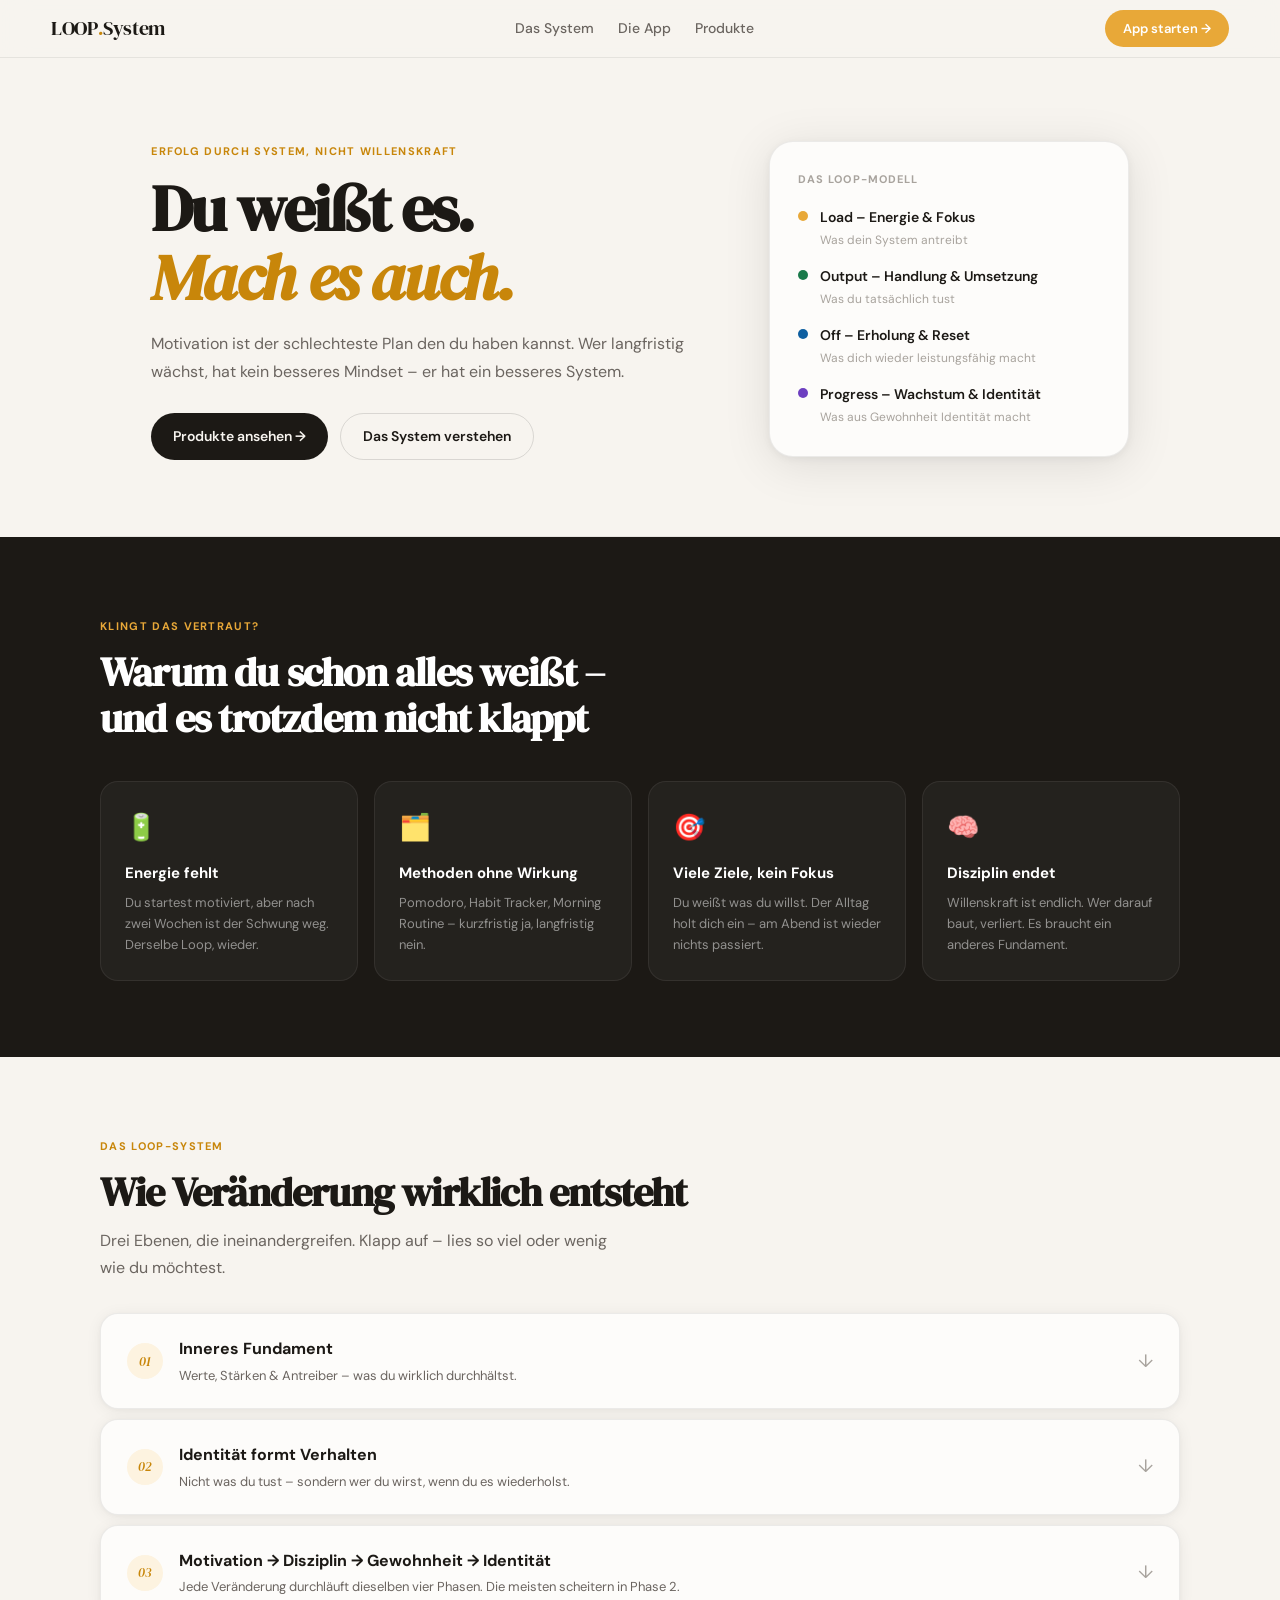
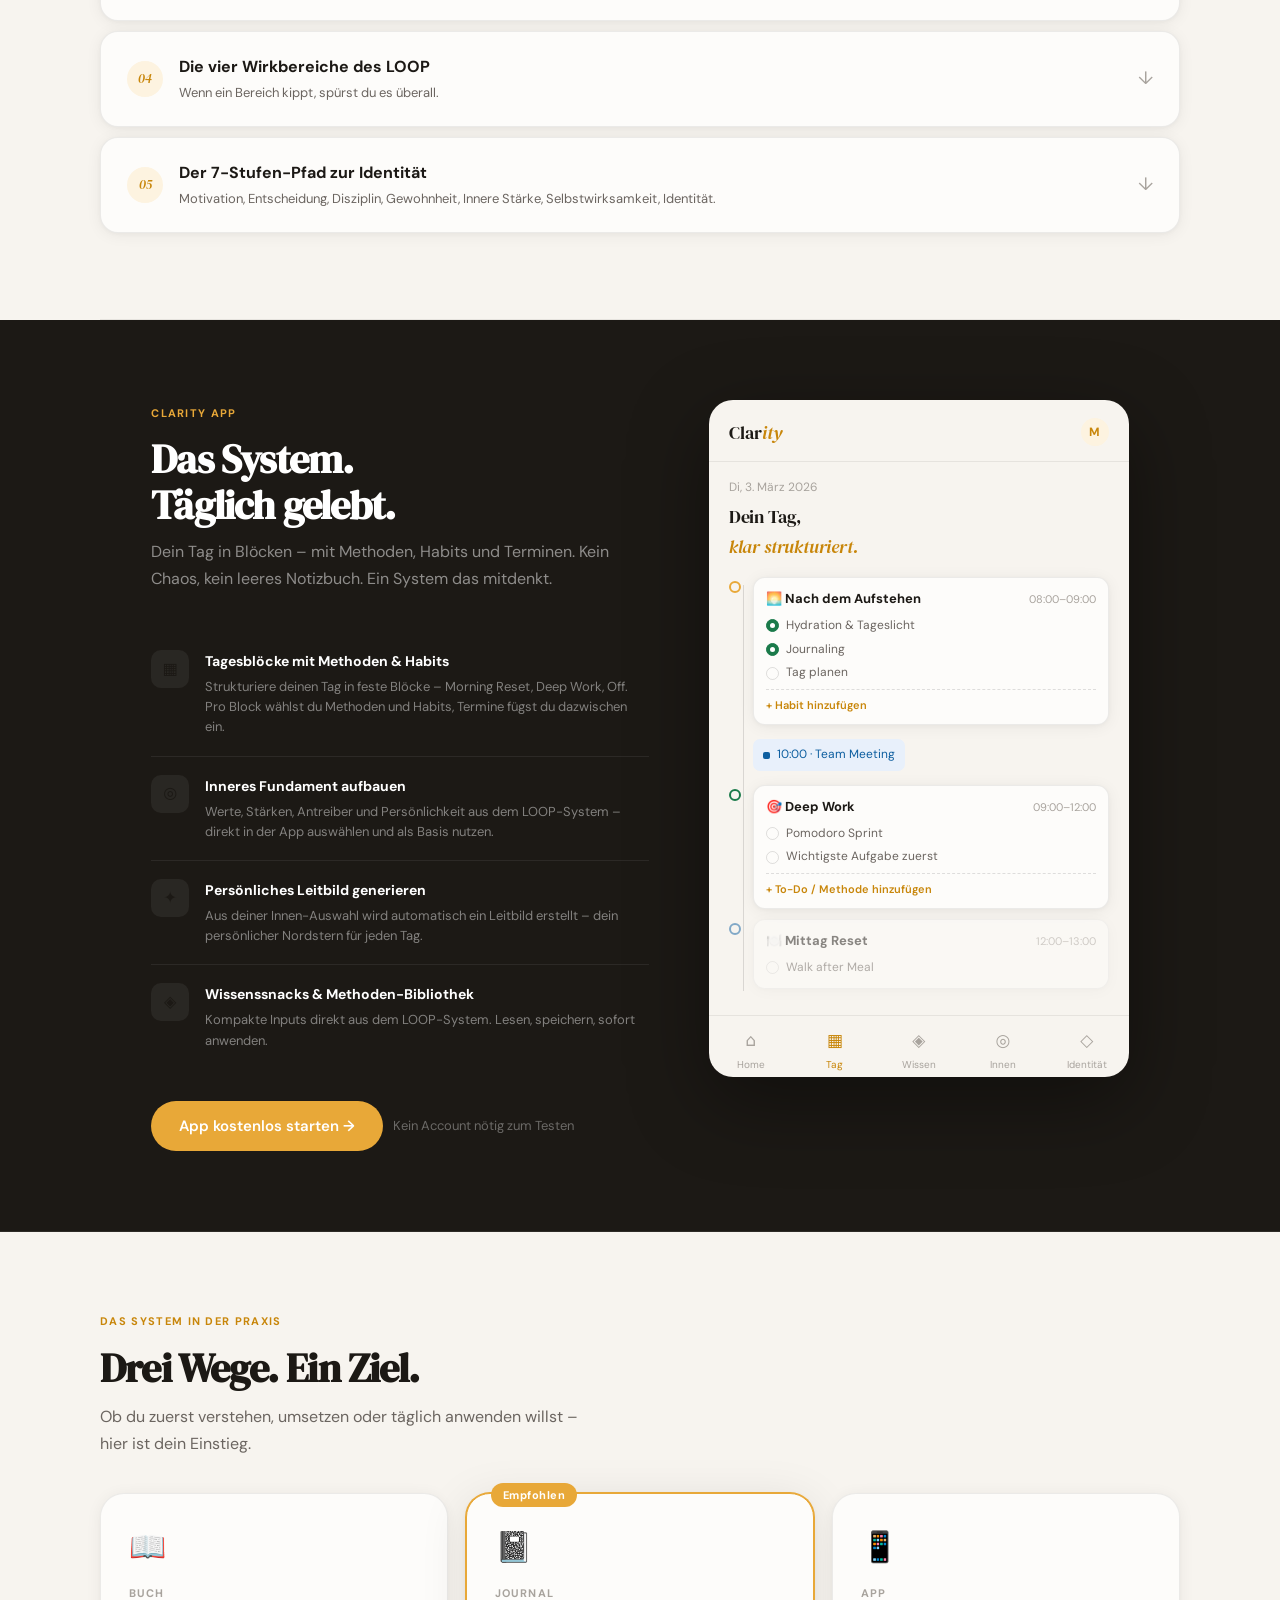
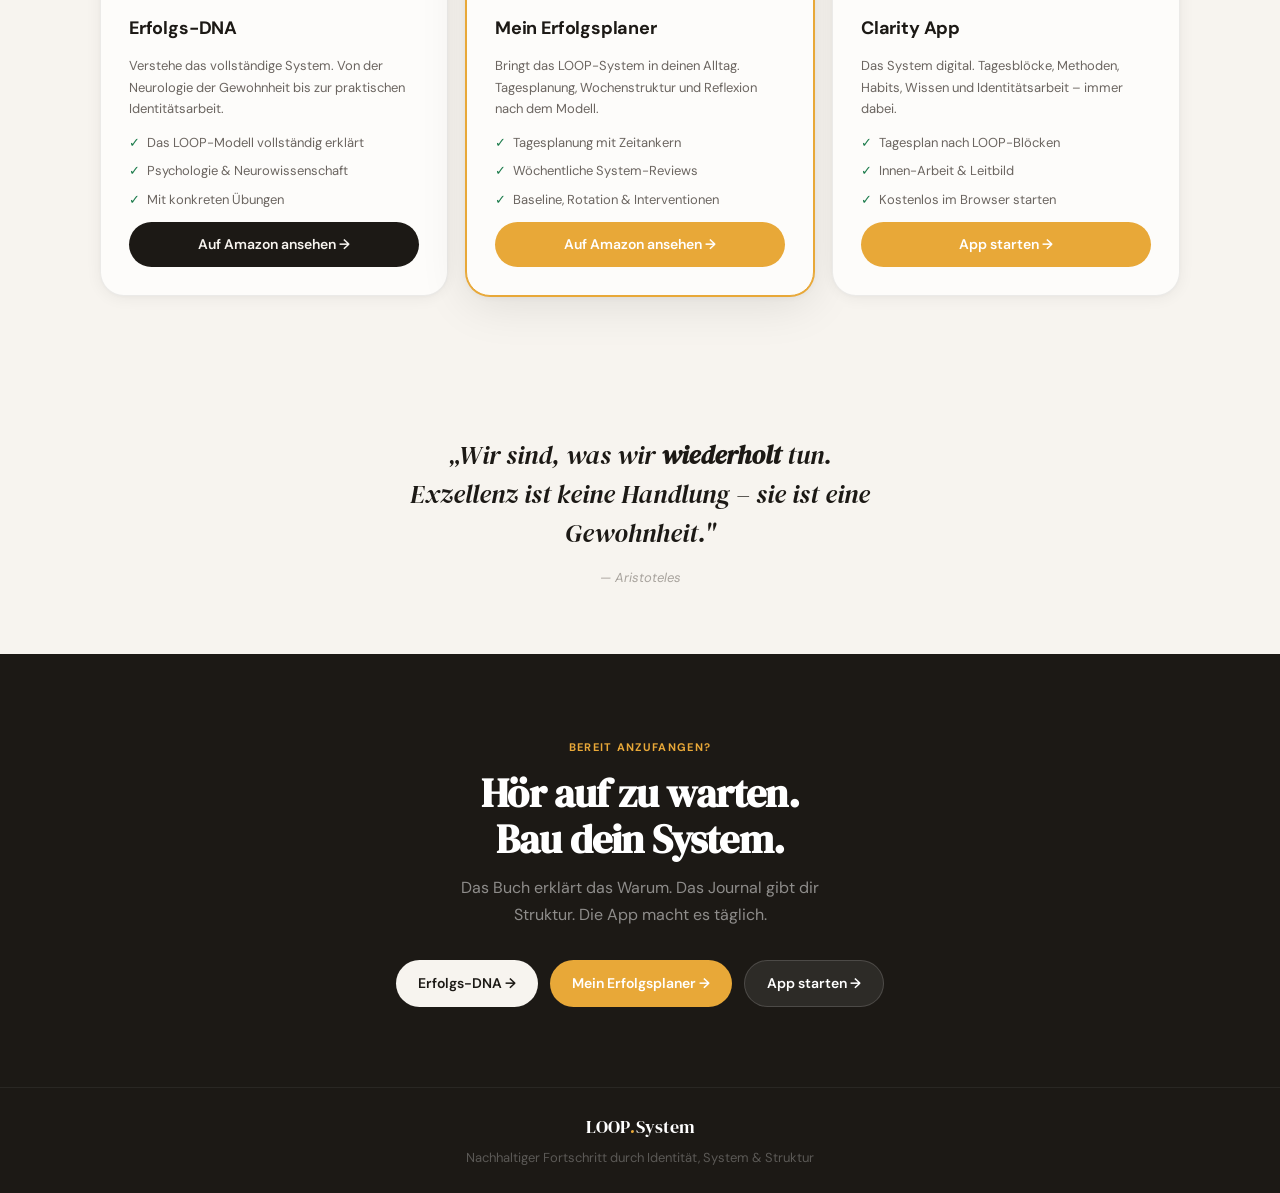
<file: index.html>
<!DOCTYPE html>
<html lang="de">
<head>
<meta charset="UTF-8">
<meta name="viewport" content="width=device-width, initial-scale=1.0">
<title>LOOP System – Erfolg durch Struktur, nicht Willenskraft</title>
<meta name="description" content="Systematischer Ansatz für nachhaltigen Erfolg: Von Motivation über Disziplin bis zur Identität. Praktische Methoden für Load, Output, Off und Progress.">
<link rel="preconnect" href="https://fonts.googleapis.com">
<link rel="preconnect" href="https://fonts.gstatic.com" crossorigin>
<link href="https://fonts.googleapis.com/css2?family=DM+Serif+Display:ital@0;1&family=DM+Sans:opsz,wght@9..40,300;9..40,400;9..40,500;9..40,600&display=swap" rel="stylesheet">
<style>
/* ── TOKENS ─────────────────────────────── */
:root{
  --bg:#f7f4ef; --bg2:#ede9e2; --bg3:#e2ddd6;
  --w:#fdfcfa; --t:#1c1915; --t2:#6b6560; --t3:#a8a39d;
  --am:#c8860a; --am-mid:#e8a838; --am-lt:#fdf3e0; --am-bg:rgba(200,134,10,.09);
  --gn:#1a7a4a; --gn-lt:#e8f5ee;
  --bl:#0e5fa0; --bl-lt:#e8f0fb;
  --pu:#6d3fc0; --pu-lt:#f0ebfb;
  --rd:#c0392b;
  --br:rgba(0,0,0,.07); --br2:rgba(0,0,0,.12);
  --sh:0 2px 16px rgba(0,0,0,.06),0 1px 4px rgba(0,0,0,.03);
  --sh-lg:0 8px 48px rgba(0,0,0,.1),0 2px 8px rgba(0,0,0,.05);
  --r:12px; --r-lg:18px; --r-xl:24px;
  --serif:'DM Serif Display',Georgia,serif;
  --sans:'DM Sans',system-ui,sans-serif;
  --mw:1080px;
}
*,*::before,*::after{box-sizing:border-box;margin:0;padding:0}
html{scroll-behavior:smooth}
body{background:var(--bg);color:var(--t);font-family:var(--sans);font-size:15px;line-height:1.65;-webkit-font-smoothing:antialiased}
a{color:inherit;text-decoration:none}
ul{list-style:none}
::-webkit-scrollbar{width:5px}
::-webkit-scrollbar-thumb{background:var(--bg3);border-radius:3px}

/* ── NAV ─────────────────────────────────── */
.nav{
  position:sticky;top:0;z-index:100;
  background:rgba(247,244,239,.9);backdrop-filter:blur(14px);
  border-bottom:1px solid var(--br);
  display:flex;align-items:center;justify-content:space-between;
  padding:0 clamp(20px,4vw,60px);height:58px;
}
.nav-logo{font-family:var(--serif);font-size:20px;letter-spacing:-.02em}
.nav-logo em{font-style:italic;color:var(--am)}
.nav-links{display:flex;gap:24px}
.nav-links a{font-size:14px;font-weight:500;color:var(--t2);transition:.15s}
.nav-links a:hover{color:var(--t)}
.nav-cta{background:var(--am-mid);color:#fff;font-size:13px;font-weight:600;padding:8px 18px;border-radius:100px;transition:.15s}
.nav-cta:hover{background:var(--am)}
@media(max-width:600px){.nav-links{display:none}}

/* ── UTILS ───────────────────────────────── */
.wrap{max-width:var(--mw);margin:0 auto;padding:0 clamp(20px,4vw,60px)}
.sec{padding:76px 0}
.dv{border-top:1px solid var(--br);max-width:var(--mw);margin:0 auto}
.ey{display:inline-block;font-size:11px;font-weight:700;letter-spacing:.12em;text-transform:uppercase;color:var(--am);margin-bottom:14px}
h2{font-family:var(--serif);font-size:clamp(26px,3.5vw,40px);letter-spacing:-.02em;line-height:1.15;margin-bottom:12px}
.lead{font-size:16px;color:var(--t2);line-height:1.7}
.btn{display:inline-flex;align-items:center;gap:7px;padding:11px 22px;border-radius:100px;font-size:14px;font-weight:600;transition:.15s;cursor:pointer;border:none;font-family:var(--sans)}
.btn-dk{background:var(--t);color:var(--bg)}.btn-dk:hover{background:#333}
.btn-gh{background:transparent;color:var(--t);border:1.5px solid var(--br2)}.btn-gh:hover{background:var(--bg2)}
.btn-am{background:var(--am-mid);color:#fff}.btn-am:hover{background:var(--am)}
.btn-off{background:var(--bg3);color:var(--t3);cursor:default}

/* ── HERO ────────────────────────────────── */
.hero{
  max-width:var(--mw);margin:0 auto;
  padding:80px clamp(20px,4vw,60px) 76px;
  display:grid;grid-template-columns:1fr 360px;gap:56px;align-items:center;
}
.hero h1{font-family:var(--serif);font-size:clamp(38px,5.5vw,64px);letter-spacing:-.03em;line-height:1.08;margin-bottom:6px}
.hero h1 i{font-style:italic;color:var(--am)}
.hero-acts{display:flex;gap:12px;flex-wrap:wrap;margin-top:28px}
.hero-card{background:var(--w);border:1px solid var(--br);border-radius:var(--r-xl);padding:28px;box-shadow:var(--sh-lg)}
.hcl{font-size:11px;font-weight:700;letter-spacing:.1em;text-transform:uppercase;color:var(--t3);margin-bottom:18px}
.li-list{display:flex;flex-direction:column;gap:14px}
.li-item{display:flex;align-items:flex-start;gap:12px}
.li-dot{width:10px;height:10px;border-radius:50%;flex-shrink:0;margin-top:5px}
.li-t{font-size:14px;font-weight:600;margin-bottom:2px}
.li-s{font-size:12px;color:var(--t3)}
@media(max-width:800px){.hero{grid-template-columns:1fr}.hero-card{display:none}}

/* ── PROBLEM ─────────────────────────────── */
.prob-bg{background:var(--t)}
.prob-bg .ey{color:var(--am-mid)}
.prob-bg h2{color:#fff;margin-bottom:40px}
.prob-grid{display:grid;grid-template-columns:repeat(auto-fit,minmax(220px,1fr));gap:16px}
.pc{background:rgba(255,255,255,.04);border:1px solid rgba(255,255,255,.07);border-radius:var(--r-lg);padding:24px}
.ic{font-size:26px;margin-bottom:12px}
.pc h4{color:#fff;font-size:15px;font-weight:700;margin-bottom:6px}
.pc p{font-size:13px;color:rgba(255,255,255,.5);line-height:1.65}

/* ── ACCORDIONS ──────────────────────────── */
details{border:1px solid var(--br);border-radius:var(--r-lg);background:var(--w);margin-bottom:10px;overflow:hidden;box-shadow:var(--sh)}
details[open]{box-shadow:var(--sh-lg)}
summary{display:flex;align-items:center;justify-content:space-between;padding:22px 26px;cursor:pointer;list-style:none;gap:16px}
summary::-webkit-details-marker{display:none}
summary:hover{background:rgba(0,0,0,.015)}
.sum-l{display:flex;align-items:center;gap:16px;flex:1}
.sum-n{font-family:var(--serif);font-size:13px;font-style:italic;color:var(--am);background:var(--am-lt);width:36px;height:36px;border-radius:50%;display:flex;align-items:center;justify-content:center;flex-shrink:0}
.sum-hd h3{font-size:16px;font-weight:700;margin-bottom:2px}
.sum-hd p{font-size:13px;color:var(--t2)}
.sum-arr{color:var(--t3);font-size:18px;transition:.2s;flex-shrink:0}
details[open] .sum-arr{transform:rotate(180deg);color:var(--am)}
.det-body{border-top:1px solid var(--br)}
.det-in{padding:28px 26px;display:flex;flex-direction:column;gap:20px}
.det-txt{font-size:15px;color:var(--t2);line-height:1.7}
.det-txt strong{color:var(--t)}

/* Foundation tabs */
.f-tabs{display:flex;gap:6px;flex-wrap:wrap}
.f-tab{padding:7px 16px;border-radius:100px;border:1.5px solid var(--br2);font-size:13px;font-weight:500;color:var(--t2);cursor:pointer;background:transparent;font-family:var(--sans);transition:.12s}
.f-tab:hover{background:var(--bg2)}
.f-tab.active{background:var(--am-lt);color:var(--am);border-color:rgba(200,134,10,.2);font-weight:600}
.f-panel{display:none}.f-panel.active{display:flex;flex-direction:column;gap:14px;animation:fadeUp .2s ease}
@keyframes fadeUp{from{opacity:0;transform:translateY(4px)}to{opacity:1;transform:none}}
.f-panel h4{font-size:16px;font-weight:700}
.f-desc{font-size:14px;color:var(--t2);line-height:1.7}
.f-grid{display:grid;grid-template-columns:1fr 1fr;gap:10px}
@media(max-width:560px){.f-grid{grid-template-columns:1fr}}
.fmc{background:var(--bg);border-radius:var(--r);padding:14px 16px}
.fml{display:inline-block;font-size:11px;font-weight:700;padding:3px 8px;border-radius:6px;margin-bottom:6px;letter-spacing:.04em}
.fml.g{background:var(--gn-lt);color:var(--gn)}
.fml.r{background:rgba(192,57,43,.1);color:var(--rd)}
.fml.a{background:var(--am-lt);color:var(--am)}
.fmc p{font-size:13px;color:var(--t2);line-height:1.6}

/* Identity */
.id-grid{display:grid;grid-template-columns:repeat(3,1fr);gap:12px}
@media(max-width:600px){.id-grid{grid-template-columns:1fr}}
.id-c{border-radius:var(--r-lg);padding:20px;border:1px solid var(--br)}
.badge{display:inline-block;font-size:11px;font-weight:800;padding:4px 10px;border-radius:6px;background:rgba(255,255,255,.6);margin-bottom:10px;letter-spacing:.04em}
.id-c h4{font-size:14px;font-weight:700;margin-bottom:4px}
.id-c em{font-size:12px;color:var(--t2);display:block;margin-top:8px;line-height:1.5}
.id-note{background:var(--bg);border-left:3px solid var(--am-mid);padding:14px 18px;border-radius:0 var(--r) var(--r) 0}
.id-note p{font-size:14px;color:var(--t2);line-height:1.65}

/* Phases */
.phases{display:flex;flex-direction:column}
.ph-item{display:flex;gap:16px}
.ph-l{display:flex;flex-direction:column;align-items:center;width:28px;flex-shrink:0}
.ph-dot{width:14px;height:14px;border-radius:50%;border:3px solid currentColor;flex-shrink:0;z-index:1}
.ph-line{width:2px;flex:1;background:var(--br2);margin:4px 0}
.ph-item:last-child .ph-line{display:none}
.ph-r{padding-bottom:22px;flex:1}
.ph-tag{display:inline-block;font-size:11px;font-weight:700;padding:3px 9px;border-radius:6px;margin-bottom:5px;letter-spacing:.04em}
.ph-time{font-size:11px;color:var(--t3);margin-bottom:3px}
.ph-r h4{font-size:15px;font-weight:700;margin-bottom:4px}
.ph-r>p{font-size:13px;color:var(--t2);line-height:1.6;margin-bottom:6px}
.ph-more details{border:none;background:none;box-shadow:none;border-radius:0;margin:0}
.ph-more details summary{padding:4px 0;font-size:13px;color:var(--am);font-weight:600;background:none;border:none;box-shadow:none}
.ph-extra{background:var(--bg);border-radius:var(--r);padding:12px 14px;margin-top:6px;display:flex;flex-direction:column;gap:10px}
.bars{display:flex;flex-direction:column;gap:7px}
.br-row{display:flex;align-items:center;gap:10px}
.br-lbl{font-size:12px;color:var(--t2);width:80px;flex-shrink:0}
.br-tr{flex:1;height:5px;background:var(--bg3);border-radius:3px;overflow:hidden}
.br-fi{height:100%;border-radius:3px}

/* LOOP grid */
.lg{display:grid;grid-template-columns:repeat(2,1fr);gap:14px}
@media(max-width:600px){.lg{grid-template-columns:1fr}}
.lc{border:1px solid var(--br);border-radius:var(--r-lg);padding:22px;position:relative;overflow:hidden}
.lload{background:rgba(232,168,56,.05)} .lout{background:rgba(26,122,74,.05)}
.loff{background:rgba(14,95,160,.05)}   .lpro{background:rgba(109,63,192,.05)}
.lc-bg{position:absolute;right:-8px;top:-8px;font-size:72px;font-family:var(--serif);opacity:.04;line-height:1;pointer-events:none}
.lpill{display:inline-block;font-size:11px;font-weight:700;padding:3px 10px;border-radius:100px;margin-bottom:10px;letter-spacing:.05em}
.lload .lpill{background:var(--am-lt);color:var(--am)} .lout .lpill{background:var(--gn-lt);color:var(--gn)}
.loff .lpill{background:var(--bl-lt);color:var(--bl)}  .lpro .lpill{background:var(--pu-lt);color:var(--pu)}
.lc h3{font-size:15px;font-weight:700;margin-bottom:6px}
.ld{font-size:13px;color:var(--t2);line-height:1.6;margin-bottom:10px}
.lc details{border:none;background:none;box-shadow:none;border-radius:0;margin:0}
.lc details summary{padding:5px 0;font-size:13px;font-weight:600;background:none;border:none;box-shadow:none}
.lload details summary{color:var(--am)} .lout details summary{color:var(--gn)}
.loff details summary{color:var(--bl)}  .lpro details summary{color:var(--pu)}
.lx{background:rgba(0,0,0,.03);border-radius:var(--r);padding:12px;margin-top:8px;display:flex;flex-direction:column;gap:8px}
.lxr{display:flex;gap:8px}
.lxl{font-size:11px;font-weight:700;letter-spacing:.05em;min-width:46px;color:var(--t3);flex-shrink:0;padding-top:1px}
.lxv{font-size:13px;color:var(--t2);line-height:1.5}

/* 7 Steps */
.step-list{display:flex;flex-direction:column}
.step-item{display:flex;gap:16px}
.step-l{display:flex;flex-direction:column;align-items:center;width:40px;flex-shrink:0}
.step-circle{width:34px;height:34px;border-radius:50%;display:flex;align-items:center;justify-content:center;font-size:13px;font-weight:800;color:#fff;flex-shrink:0;z-index:1}
.step-vline{width:2px;flex:1;background:var(--br2);margin:4px 0}
.step-item:last-child .step-vline{display:none}
.step-r{padding-bottom:22px;flex:1}
.step-role{font-size:10px;font-weight:700;letter-spacing:.08em;text-transform:uppercase;color:var(--t3);margin-bottom:3px}
.step-r h4{font-size:15px;font-weight:700;margin-bottom:2px}
.step-sub{font-size:12px;color:var(--t3);margin-bottom:5px}
.step-r>p{font-size:13px;color:var(--t2);line-height:1.6;margin-bottom:6px}
.step-r details{border:none;background:none;box-shadow:none;border-radius:0;margin:0}
.step-r details summary{padding:4px 0;font-size:13px;color:var(--am);font-weight:600;background:none;border:none;box-shadow:none}
.step-research{margin-top:6px;padding:10px 14px;background:var(--bg);border-radius:var(--r);display:flex;flex-direction:column;gap:5px}
.step-research li{font-size:12px;color:var(--t2);line-height:1.5;padding-left:13px;position:relative}
.step-research li::before{content:'→';position:absolute;left:0;color:var(--am);font-size:11px}

/* ── APP SECTION ─────────────────────────── */
.app-sec{
  background:var(--t);
  padding:80px 0;
}
.app-sec .ey{color:var(--am-mid)}
.app-sec h2{color:#fff;margin-bottom:10px}
.app-sec .lead{color:rgba(255,255,255,.5);margin-bottom:40px;max-width:480px}
.app-grid{display:grid;grid-template-columns:1fr 420px;gap:60px;align-items:start}
@media(max-width:860px){.app-grid{grid-template-columns:1fr}}

/* Feature rows */
.app-features{display:flex;flex-direction:column;gap:0}
.app-feat{
  display:flex;align-items:flex-start;gap:16px;
  padding:18px 0;border-bottom:1px solid rgba(255,255,255,.07);
}
.app-feat:last-child{border-bottom:none}
.app-feat-icon{
  width:38px;height:38px;border-radius:10px;
  background:rgba(255,255,255,.06);
  display:flex;align-items:center;justify-content:center;
  font-size:16px;flex-shrink:0;
}
.app-feat-title{font-size:14px;font-weight:700;color:#fff;margin-bottom:4px}
.app-feat-sub{font-size:13px;color:rgba(255,255,255,.45);line-height:1.55}

/* Mockup */
.app-mockup{
  background:var(--bg);
  border-radius:var(--r-xl);
  overflow:hidden;
  box-shadow:0 24px 80px rgba(0,0,0,.4);
  position:sticky;top:80px;
}
.mock-header{
  padding:18px 20px 14px;
  border-bottom:1px solid var(--br);
  display:flex;align-items:center;justify-content:space-between;
}
.mock-logo{font-family:var(--serif);font-size:18px}
.mock-logo em{font-style:italic;color:var(--am)}
.mock-av{width:28px;height:28px;border-radius:50%;background:var(--am-lt);color:var(--am);display:flex;align-items:center;justify-content:center;font-size:12px;font-weight:700}
.mock-body{padding:16px 20px}
.mock-date{font-size:12px;color:var(--t3);margin-bottom:4px}
.mock-headline{font-family:var(--serif);font-size:18px;letter-spacing:-.01em;margin-bottom:16px}
.mock-headline em{font-style:italic;color:var(--am)}

/* Timeline mock */
.mock-timeline{position:relative;display:flex;flex-direction:column;gap:0}
.mock-timeline::before{content:'';position:absolute;left:14px;top:8px;bottom:8px;width:1px;background:var(--br2)}
.mock-tl-row{display:flex;gap:12px;align-items:flex-start;padding-bottom:10px}
.mock-tl-dot{width:12px;height:12px;border-radius:50%;border:2px solid currentColor;background:var(--bg);flex-shrink:0;margin-top:4px;z-index:1}
.mock-tl-card{flex:1;background:var(--w);border:1px solid var(--br);border-radius:var(--r);padding:10px 12px;box-shadow:var(--sh)}
.mock-tl-title{font-size:13px;font-weight:700;margin-bottom:6px;display:flex;align-items:center;justify-content:space-between}
.mock-tl-time{font-size:11px;color:var(--t3);font-weight:400}
.mock-method-row{display:flex;align-items:center;gap:7px;font-size:12px;color:var(--t2);margin-bottom:4px}
.mock-method-row:last-child{margin-bottom:0}
.mock-check{width:13px;height:13px;border-radius:50%;border:1.5px solid var(--br2);flex-shrink:0;display:flex;align-items:center;justify-content:center}
.mock-check.on{background:var(--gn);border-color:var(--gn)}
.mock-check.on::after{content:'';width:5px;height:5px;border-radius:50%;background:#fff}
.mock-appt{display:flex;align-items:center;gap:7px;font-size:12px;color:var(--bl);background:var(--bl-lt);padding:6px 10px;border-radius:7px;margin:4px 0}
.mock-appt-dot{width:7px;height:7px;border-radius:2px;background:var(--bl);flex-shrink:0}
.mock-tl-add{font-size:11px;color:var(--am);font-weight:600;cursor:pointer;margin-top:6px;padding-top:6px;border-top:1px dashed var(--br2)}

.mock-nav{display:flex;border-top:1px solid var(--br);padding:10px 0 4px}
.mock-nav-item{flex:1;display:flex;flex-direction:column;align-items:center;gap:3px;font-size:10px;color:var(--t3)}
.mock-nav-item.on{color:var(--am)}
.mock-nav-icon{font-size:17px}

/* CTA row */
.app-cta-row{display:flex;gap:10px;flex-wrap:wrap;margin-top:32px}

/* ── PRODUKTE ────────────────────────────── */
.prods{display:grid;grid-template-columns:repeat(3,1fr);gap:18px;margin-top:36px}
@media(max-width:780px){.prods{grid-template-columns:1fr}}
.prod{background:var(--w);border:1px solid var(--br);border-radius:var(--r-xl);padding:28px;display:flex;flex-direction:column;gap:12px;box-shadow:var(--sh);position:relative}
.prod.feat{border-color:var(--am-mid);box-shadow:0 0 0 1px var(--am-mid),var(--sh-lg)}
.prod-badge{position:absolute;top:-11px;left:24px;background:var(--am-mid);color:#fff;font-size:11px;font-weight:700;padding:3px 12px;border-radius:100px;letter-spacing:.04em}
.prod-ico{font-size:30px}
.prod-type{font-size:11px;font-weight:700;letter-spacing:.1em;text-transform:uppercase;color:var(--t3)}
.prod h3{font-size:18px;font-weight:700;letter-spacing:-.01em}
.prod p{font-size:13px;color:var(--t2);line-height:1.65}
.pf{display:flex;flex-direction:column;gap:7px;flex:1}
.pf li{font-size:13px;color:var(--t2);display:flex;align-items:flex-start;gap:7px}
.pf li::before{content:'✓';color:var(--gn);font-weight:700;flex-shrink:0}

/* ── QUOTE + FINAL ───────────────────────── */
.qt{text-align:center;padding:64px clamp(20px,4vw,60px);max-width:680px;margin:0 auto}
.qt blockquote{font-family:var(--serif);font-size:clamp(18px,2.5vw,26px);line-height:1.5;color:var(--t);font-style:italic;margin-bottom:12px}
.qt cite{font-size:13px;color:var(--t3)}
.final-bg{background:var(--t);padding:80px clamp(20px,4vw,60px)}
.final-bg .ey{color:var(--am-mid)}
.final-bg h2{color:#fff;margin-bottom:12px}
.final-bg .lead{color:rgba(255,255,255,.5);margin:0 auto}
.fa{display:flex;gap:12px;justify-content:center;flex-wrap:wrap;margin-top:32px}
.final-bg .btn-dk{background:var(--bg);color:var(--t)}.final-bg .btn-dk:hover{background:#ddd}
.footer{background:var(--t);border-top:1px solid rgba(255,255,255,.06);padding:24px clamp(20px,4vw,60px);text-align:center}
.footer-logo{font-family:var(--serif);font-size:18px;color:#fff;margin-bottom:5px}
.footer-logo em{font-style:italic;color:var(--am-mid)}
.footer p{font-size:13px;color:rgba(255,255,255,.28)}
</style>
</head>
<body>

<!-- NAV -->
<nav class="nav">
  <a href="#" class="nav-logo">LOOP<em>.</em>System</a>
  <div class="nav-links">
    <a href="#system">Das System</a>
    <a href="#app">Die App</a>
    <a href="#produkte">Produkte</a>
  </div>
  <a href="clarity-app.html" class="nav-cta">App starten →</a>
</nav>

<!-- HERO -->
<div class="hero">
  <div>
    <span class="ey">Erfolg durch System, nicht Willenskraft</span>
    <h1>Du weißt es.<br><i>Mach es auch.</i></h1>
    <p class="lead" style="margin-top:18px">Motivation ist der schlechteste Plan den du haben kannst. Wer langfristig wächst, hat kein besseres Mindset – er hat ein besseres System.</p>
    <div class="hero-acts">
      <a href="#produkte" class="btn btn-dk">Produkte ansehen →</a>
      <a href="#system" class="btn btn-gh">Das System verstehen</a>
    </div>
  </div>
  <div class="hero-card">
    <div class="hcl">Das LOOP-Modell</div>
    <div class="li-list">
      <div class="li-item"><div class="li-dot" style="background:var(--am-mid)"></div><div><div class="li-t">Load – Energie &amp; Fokus</div><div class="li-s">Was dein System antreibt</div></div></div>
      <div class="li-item"><div class="li-dot" style="background:var(--gn)"></div><div><div class="li-t">Output – Handlung &amp; Umsetzung</div><div class="li-s">Was du tatsächlich tust</div></div></div>
      <div class="li-item"><div class="li-dot" style="background:var(--bl)"></div><div><div class="li-t">Off – Erholung &amp; Reset</div><div class="li-s">Was dich wieder leistungsfähig macht</div></div></div>
      <div class="li-item"><div class="li-dot" style="background:var(--pu)"></div><div><div class="li-t">Progress – Wachstum &amp; Identität</div><div class="li-s">Was aus Gewohnheit Identität macht</div></div></div>
    </div>
  </div>
</div>

<div class="dv"></div>

<!-- PROBLEM -->
<div class="prob-bg">
  <div class="wrap sec">
    <span class="ey">Klingt das vertraut?</span>
    <h2>Warum du schon alles weißt –<br>und es trotzdem nicht klappt</h2>
    <div class="prob-grid">
      <div class="pc"><div class="ic">🔋</div><h4>Energie fehlt</h4><p>Du startest motiviert, aber nach zwei Wochen ist der Schwung weg. Derselbe Loop, wieder.</p></div>
      <div class="pc"><div class="ic">🗂️</div><h4>Methoden ohne Wirkung</h4><p>Pomodoro, Habit Tracker, Morning Routine – kurzfristig ja, langfristig nein.</p></div>
      <div class="pc"><div class="ic">🎯</div><h4>Viele Ziele, kein Fokus</h4><p>Du weißt was du willst. Der Alltag holt dich ein – am Abend ist wieder nichts passiert.</p></div>
      <div class="pc"><div class="ic">🧠</div><h4>Disziplin endet</h4><p>Willenskraft ist endlich. Wer darauf baut, verliert. Es braucht ein anderes Fundament.</p></div>
    </div>
  </div>
</div>

<!-- SYSTEM ACCORDIONS -->
<div id="system"></div>
<div class="wrap sec">
  <span class="ey">Das LOOP-System</span>
  <h2 style="margin-bottom:12px">Wie Veränderung wirklich entsteht</h2>
  <p class="lead" style="margin-bottom:32px;max-width:520px">Drei Ebenen, die ineinandergreifen. Klapp auf – lies so viel oder wenig wie du möchtest.</p>

  <!-- 01 -->
  <details>
    <summary><div class="sum-l"><span class="sum-n">01</span><div class="sum-hd"><h3>Inneres Fundament</h3><p>Werte, Stärken &amp; Antreiber – was du wirklich durchhältst.</p></div></div><span class="sum-arr">↓</span></summary>
    <div class="det-body"><div class="det-in">
      <p class="det-txt">Bevor irgendein System funktioniert, muss eine Frage beantwortet sein: <strong>Wer bist du, wenn niemand zuschaut?</strong> Dein inneres Fundament bestimmt, welche Routinen sich richtig anfühlen – und warum dieselben Methoden bei verschiedenen Menschen völlig unterschiedlich wirken.</p>
      <div class="f-tabs">
        <button class="f-tab active" onclick="switchTab(this,'fp-werte','f-tab')">Werte</button>
        <button class="f-tab" onclick="switchTab(this,'fp-staerken','f-tab')">Stärken</button>
        <button class="f-tab" onclick="switchTab(this,'fp-persoenlichkeit','f-tab')">Persönlichkeit</button>
        <button class="f-tab" onclick="switchTab(this,'fp-antreiber','f-tab')">Antreiber</button>
      </div>
      <div id="fp-werte" class="f-panel active">
        <h4>Werte</h4>
        <p class="f-desc">Sie bestimmen, welche Entscheidungen sich richtig anfühlen, welche Kompromisse dich innerlich kosten und wann dein System langfristig stabil bleibt – oder kippt.</p>
        <div class="f-grid">
          <div class="fmc"><span class="fml g">✓ Nutzen</span><p>Sie schaffen innere Kongruenz und ein klares Warum, das dich auch durch Motivationslöcher trägt.</p></div>
          <div class="fmc"><span class="fml r">✗ Risiko</span><p>Sind Ziele nicht wertekongruent, entstehen innerer Stress und Selbstsabotage.</p></div>
        </div>
        <div class="fmc"><span class="fml a">Beispiel</span><p>Ist Verantwortung ein zentraler Wert, hältst du Zusagen an dich selbst eher ein – auch wenn die Motivation schwankt.</p></div>
      </div>
      <div id="fp-staerken" class="f-panel">
        <h4>Stärken</h4>
        <p class="f-desc">Stärken sind wiederkehrende Muster in deinem Denken, Fühlen oder Handeln, die dir leichtfallen und dir Energie geben. Sie zeigen, wo du natürlich wirksam bist.</p>
        <div class="f-grid">
          <div class="fmc"><span class="fml g">✓ Nutzen</span><p>Wenn du aus deinen Stärken heraus handelst, kommst du schneller in den Flow und bleibst langfristig dran.</p></div>
          <div class="fmc"><span class="fml r">✗ Risiko</span><p>Konzentrierst du dich hauptsächlich auf Schwächen, entsteht hohe Reibung – Fortschritt fühlt sich mühsam an.</p></div>
        </div>
        <div class="fmc"><span class="fml a">Beispiel</span><p>Hast du die Stärke Analytik, hilft dir ein einfaches Tracking deiner Gewohnheiten, um Fortschritte sichtbar zu machen.</p></div>
      </div>
      <div id="fp-persoenlichkeit" class="f-panel">
        <h4>Persönlichkeit</h4>
        <p class="f-desc">Deine Persönlichkeit beschreibt stabile Muster in deinem Denken, Fühlen und Handeln – warum manche Menschen Struktur brauchen, andere Freiheit.</p>
        <div class="f-grid">
          <div class="fmc"><span class="fml g">✓ Nutzen</span><p>Wenn du deine Struktur kennst, kannst du Ziele und Gewohnheiten so aufbauen, dass sie wirklich zu dir passen.</p></div>
          <div class="fmc"><span class="fml r">✗ Risiko</span><p>Ohne dieses Verständnis versuchst du Strategien, die für andere funktionieren, aber nicht für dich.</p></div>
        </div>
        <div class="fmc"><span class="fml a">Beispiel</span><p>Als introvertierte Person triffst du bessere Entscheidungen, wenn du dir vor wichtigen Gesprächen Vorbereitungszeit nimmst.</p></div>
      </div>
      <div id="fp-antreiber" class="f-panel">
        <h4>Innere Antreiber</h4>
        <p class="f-desc">Innere Antreiber sind meist unbewusste Glaubenssätze wie „Sei perfekt" oder „Mach es allen recht", die früh entstehen und unser Verhalten automatisch steuern.</p>
        <div class="f-grid">
          <div class="fmc"><span class="fml g">✓ Nutzen</span><p>Bewusst eingesetzt erzeugen sie hohe Energie, Tempo und Qualitätsanspruch.</p></div>
          <div class="fmc"><span class="fml r">✗ Risiko</span><p>Unreflektiert führen Antreiber zu Dauerstress, Erschöpfung oder Aufschieben aus Angst vor Fehlern.</p></div>
        </div>
        <div class="fmc"><span class="fml a">Beispiel</span><p>Der Antreiber „Beeil dich" hilft beim schnellen Starten. Wird er zu stark, brauchst du bewusst Pausen gegen Dauerstress.</p></div>
      </div>
    </div></div>
  </details>

  <!-- 02 -->
  <details>
    <summary><div class="sum-l"><span class="sum-n">02</span><div class="sum-hd"><h3>Identität formt Verhalten</h3><p>Nicht was du tust – sondern wer du wirst, wenn du es wiederholst.</p></div></div><span class="sum-arr">↓</span></summary>
    <div class="det-body"><div class="det-in">
      <p class="det-txt">Identität ist kein Ziel – sie ist ein Zustand. Wer sich als Sportler sieht, überlegt nicht ob er trainiert. Er tut es einfach. <strong>Dieser Zustand lässt sich systematisch aufbauen.</strong></p>
      <div class="id-grid">
        <div class="id-c" style="background:var(--am-lt);border-color:rgba(200,134,10,.15)"><span class="badge" style="color:var(--am)">Be</span><h4>Wer willst du sein?</h4><p style="font-size:13px;color:var(--t2)">Haltung &amp; Selbstbild als innerer Filter.</p><em>„Ich bin jemand, der Verantwortung übernimmt."</em></div>
        <div class="id-c" style="background:var(--bl-lt);border-color:rgba(14,95,160,.12)"><span class="badge" style="color:var(--bl)">Act</span><h4>Was tust du regelmäßig?</h4><p style="font-size:13px;color:var(--t2)">Klare Regeln &amp; Routinen statt Willenskraft.</p><em>„Wenn X, dann Y."</em></div>
        <div class="id-c" style="background:var(--gn-lt);border-color:rgba(26,122,74,.12)"><span class="badge" style="color:var(--gn)">Become</span><h4>Wer wirst du automatisch?</h4><p style="font-size:13px;color:var(--t2)">Selbstwirksamkeit ersetzt Motivation dauerhaft.</p><em>„Ich bin einfach so."</em></div>
      </div>
      <div class="id-note"><p>Wenn Identität klar ist, braucht es kein Push mehr – sondern ein System, das sie täglich trägt.</p></div>
    </div></div>
  </details>

  <!-- 03 -->
  <details>
    <summary><div class="sum-l"><span class="sum-n">03</span><div class="sum-hd"><h3>Motivation → Disziplin → Gewohnheit → Identität</h3><p>Jede Veränderung durchläuft dieselben vier Phasen. Die meisten scheitern in Phase 2.</p></div></div><span class="sum-arr">↓</span></summary>
    <div class="det-body"><div class="det-in">
      <p class="det-txt">Fast jede Veränderung scheitert im <strong>Tal der Wiederholung</strong>: Motivation lässt nach, bevor das Verhalten zur Gewohnheit wurde. Wer diesen Mechanismus kennt, kann sich dagegen wappnen.</p>
      <div class="phases">
        <div class="ph-item"><div class="ph-l"><div class="ph-dot" style="color:#d97706"></div><div class="ph-line"></div></div><div class="ph-r"><span class="ph-tag" style="background:rgba(217,119,6,.12);color:#d97706">Aktivierung</span><div class="ph-time">Tag 1–10</div><h4>Aktivierung</h4><p>Die Phase der Begeisterung. Alles ist neu, die Energie ist explosiv.</p><div class="ph-more"><details><summary>Mehr erfahren</summary><div class="ph-extra"><p style="font-size:13px;color:var(--t2)">Hier werden Visionen geboren, aber noch keine stabilen Strukturen. Den Schwung nutzen, um die Umgebung vorzubereiten.</p><div class="bars"><div class="br-row"><span class="br-lbl">Motivation</span><div class="br-tr"><div class="br-fi" style="width:100%;background:#d97706"></div></div><span style="font-size:12px;color:var(--t3);min-width:28px;text-align:right">100%</span></div><div class="br-row"><span class="br-lbl">Disziplin</span><div class="br-tr"><div class="br-fi" style="width:20%;background:#ef4444"></div></div><span style="font-size:12px;color:var(--t3);min-width:28px;text-align:right">20%</span></div><div class="br-row"><span class="br-lbl">Gewohnheit</span><div class="br-tr"><div class="br-fi" style="width:0%;background:#10b981"></div></div><span style="font-size:12px;color:var(--t3);min-width:28px;text-align:right">0%</span></div></div></div></details></div></div></div>
        <div class="ph-item"><div class="ph-l"><div class="ph-dot" style="color:#ef4444"></div><div class="ph-line"></div></div><div class="ph-r"><span class="ph-tag" style="background:rgba(239,68,68,.12);color:#ef4444">Widerstand</span><div class="ph-time">Tag 11–30</div><h4>Widerstand</h4><p>Die Phase der Ernüchterung. Körper und Gehirn rebellieren gegen Veränderung.</p><div class="ph-more"><details><summary>Mehr erfahren</summary><div class="ph-extra"><p style="font-size:13px;color:var(--t2)">Hier entscheidet sich, wer Systeme baut und wer nur Träume hat. 80% aller Versuche scheitern in dieser Phase.</p><div class="bars"><div class="br-row"><span class="br-lbl">Motivation</span><div class="br-tr"><div class="br-fi" style="width:30%;background:#d97706"></div></div><span style="font-size:12px;color:var(--t3);min-width:28px;text-align:right">30%</span></div><div class="br-row"><span class="br-lbl">Disziplin</span><div class="br-tr"><div class="br-fi" style="width:90%;background:#ef4444"></div></div><span style="font-size:12px;color:var(--t3);min-width:28px;text-align:right">90%</span></div><div class="br-row"><span class="br-lbl">Gewohnheit</span><div class="br-tr"><div class="br-fi" style="width:10%;background:#10b981"></div></div><span style="font-size:12px;color:var(--t3);min-width:28px;text-align:right">10%</span></div></div></div></details></div></div></div>
        <div class="ph-item"><div class="ph-l"><div class="ph-dot" style="color:#0284c7"></div><div class="ph-line"></div></div><div class="ph-r"><span class="ph-tag" style="background:rgba(2,132,199,.12);color:#0284c7">Integration</span><div class="ph-time">Tag 31–60</div><h4>Integration</h4><p>Die Phase der Normalisierung. Die Anstrengung sinkt spürbar.</p><div class="ph-more"><details><summary>Mehr erfahren</summary><div class="ph-extra"><p style="font-size:13px;color:var(--t2)">Das Gehirn beginnt, die neuen Bahnen zu bevorzugen. Erste messbare Erfolge werden sichtbar.</p><div class="bars"><div class="br-row"><span class="br-lbl">Motivation</span><div class="br-tr"><div class="br-fi" style="width:20%;background:#d97706"></div></div><span style="font-size:12px;color:var(--t3);min-width:28px;text-align:right">20%</span></div><div class="br-row"><span class="br-lbl">Disziplin</span><div class="br-tr"><div class="br-fi" style="width:50%;background:#ef4444"></div></div><span style="font-size:12px;color:var(--t3);min-width:28px;text-align:right">50%</span></div><div class="br-row"><span class="br-lbl">Gewohnheit</span><div class="br-tr"><div class="br-fi" style="width:60%;background:#10b981"></div></div><span style="font-size:12px;color:var(--t3);min-width:28px;text-align:right">60%</span></div></div></div></details></div></div></div>
        <div class="ph-item"><div class="ph-l"><div class="ph-dot" style="color:#059669"></div></div><div class="ph-r"><span class="ph-tag" style="background:rgba(5,150,105,.12);color:#059669">Stabilität</span><div class="ph-time">Tag 60+</div><h4>Stabilität</h4><p>Die Phase der Meisterschaft. Die neue Handlung ist der Standard – sie kostet keine Willenskraft mehr.</p><div class="ph-more"><details><summary>Mehr erfahren</summary><div class="ph-extra"><p style="font-size:13px;color:var(--t2)">Man muss sich eher überwinden, es NICHT zu tun. Die Identität hat sich transformiert.</p><div class="bars"><div class="br-row"><span class="br-lbl">Motivation</span><div class="br-tr"><div class="br-fi" style="width:80%;background:#d97706"></div></div><span style="font-size:12px;color:var(--t3);min-width:28px;text-align:right">80%</span></div><div class="br-row"><span class="br-lbl">Disziplin</span><div class="br-tr"><div class="br-fi" style="width:10%;background:#ef4444"></div></div><span style="font-size:12px;color:var(--t3);min-width:28px;text-align:right">10%</span></div><div class="br-row"><span class="br-lbl">Gewohnheit</span><div class="br-tr"><div class="br-fi" style="width:100%;background:#10b981"></div></div><span style="font-size:12px;color:var(--t3);min-width:28px;text-align:right">100%</span></div></div></div></details></div></div></div>
      </div>
    </div></div>
  </details>

  <!-- 04 -->
  <details>
    <summary><div class="sum-l"><span class="sum-n">04</span><div class="sum-hd"><h3>Die vier Wirkbereiche des LOOP</h3><p>Wenn ein Bereich kippt, spürst du es überall.</p></div></div><span class="sum-arr">↓</span></summary>
    <div class="det-body"><div class="det-in">
      <div class="lg">
        <div class="lc lload"><div class="lc-bg">L</div><span class="lpill">Load</span><h3>Load – Energie &amp; Fokus</h3><p class="ld">Load beschreibt, wie viel Energie, Fokus und mentale Kapazität deinem System aktuell zur Verfügung steht.</p><details><summary>Details anzeigen</summary><div class="lx"><div class="lxr"><span class="lxl">Nutzen</span><span class="lxv">Stabiler Load macht Output leichter: Du hast Klarheit, Energie und weniger Reibung beim Start.</span></div><div class="lxr"><span class="lxl">Risiko</span><span class="lxv">Wenn Load fehlt, fühlt sich alles wie Disziplin an – obwohl das System eigentlich leer ist.</span></div><div class="lxr"><span class="lxl">Praxis</span><span class="lxv">Mini-Check: „Wie leer bin ich gerade (0–10)?" – Bei 3 ist Output nicht die Lösung.</span></div></div></details></div>
        <div class="lc lout"><div class="lc-bg">O</div><span class="lpill">Output</span><h3>Output – Handlung &amp; Umsetzung</h3><p class="ld">Output ist die Fähigkeit, Gedanken in Handlung zu übersetzen – mit möglichst wenig Reibung im Alltag.</p><details><summary>Details anzeigen</summary><div class="lx"><div class="lxr"><span class="lxl">Nutzen</span><span class="lxv">Output erzeugt Selbstwirksamkeit: Du siehst, dass du liefern kannst – auch ohne perfekte Stimmung.</span></div><div class="lxr"><span class="lxl">Risiko</span><span class="lxv">Zu viel Komplexität führt dazu, dass du startest – aber nicht dranbleibst.</span></div><div class="lxr"><span class="lxl">Praxis</span><span class="lxv">Fast Fix: Nur starten. Zeitbox 10 Minuten – kein Ergebnis-Ziel.</span></div></div></details></div>
        <div class="lc loff"><div class="lc-bg">O</div><span class="lpill">Off</span><h3>Off – Erholung &amp; Reset</h3><p class="ld">Off ist die bewusste Phase für Erholung und Regulation des Nervensystems – damit dein System stabil bleibt.</p><details><summary>Details anzeigen</summary><div class="lx"><div class="lxr"><span class="lxl">Nutzen</span><span class="lxv">Off senkt Stress und macht dich wieder steuerfähig: Fokus, Stimmung und Impulskontrolle besser.</span></div><div class="lxr"><span class="lxl">Risiko</span><span class="lxv">Ohne Off bleibst du im Dauerstress: Gereiztheit, Unruhe, schlechter Schlaf.</span></div><div class="lxr"><span class="lxl">Praxis</span><span class="lxv">Mini-Reset: 5 tiefe Atemzüge + 2 Minuten Reizpause. Off ist kein Luxus.</span></div></div></details></div>
        <div class="lc lpro"><div class="lc-bg">P</div><span class="lpill">Progress</span><h3>Progress – Wachstum &amp; Identität</h3><p class="ld">Progress ist die Veränderung, die aus Wiederholung entsteht: Lernen, Anpassung – und langfristig Identität.</p><details><summary>Details anzeigen</summary><div class="lx"><div class="lxr"><span class="lxl">Nutzen</span><span class="lxv">Progress formt dein Selbstbild: „Ich bin jemand, der dranbleibt." Stärker als jedes Mindset-Mantra.</span></div><div class="lxr"><span class="lxl">Risiko</span><span class="lxv">Wenn du nicht misst oder wiederholst, fühlt sich alles nach Stillstand an.</span></div><div class="lxr"><span class="lxl">Praxis</span><span class="lxv">1 Satz Fortschritt pro Tag (Journal). Wiederholung macht aus Verhalten Identität.</span></div></div></details></div>
      </div>
    </div></div>
  </details>

  <!-- 05 -->
  <details>
    <summary><div class="sum-l"><span class="sum-n">05</span><div class="sum-hd"><h3>Der 7-Stufen-Pfad zur Identität</h3><p>Motivation, Entscheidung, Disziplin, Gewohnheit, Innere Stärke, Selbstwirksamkeit, Identität.</p></div></div><span class="sum-arr">↓</span></summary>
    <div class="det-body"><div class="det-in">
      <p class="det-txt">Jede nachhaltige Veränderung durchläuft dieselben 7 Stufen. Die meisten kennen nur die erste. Wer alle kennt, kann sich gezielt auf der richtigen Stufe bewegen – statt blind von vorne anzufangen.</p>
      <div class="step-list">
        <div class="step-item"><div class="step-l"><div class="step-circle" style="background:#f59e0b">1</div><div class="step-vline"></div></div><div class="step-r"><div class="step-role">Initiator</div><h4>Motivation</h4><div class="step-sub">Auslöser &amp; Bedürfnis</div><p>Sie erzeugt den notwendigen Impuls, um überhaupt über Veränderung nachzudenken.</p><details><summary>Forschungshintergrund</summary><ul class="step-research"><li>Dopamin-Spitzen entstehen bei der Vorstellung des Ziels, nicht während der harten Arbeit.</li><li>Push-Faktoren (Weg von Schmerz) sind oft kurzfristig stärker als Pull-Faktoren.</li><li>Motivation ist anfällig für Stress oder Schlafmangel.</li></ul></details></div></div>
        <div class="step-item"><div class="step-l"><div class="step-circle" style="background:#78716c">2</div><div class="step-vline"></div></div><div class="step-r"><div class="step-role">Weichensteller</div><h4>Entscheidung</h4><div class="step-sub">Verbindlichkeit</div><p>Eine Entscheidung beendet das innere Abwägen und schließt Alternativen bewusst aus.</p><details><summary>Forschungshintergrund</summary><ul class="step-research"><li>Vorab getroffene Entscheidungen schützen vor Entscheidungsmüdigkeit.</li><li>Klare Festlegungen reduzieren Heuristiken und Bias.</li></ul></details></div></div>
        <div class="step-item"><div class="step-l"><div class="step-circle" style="background:#ef4444">3</div><div class="step-vline"></div></div><div class="step-r"><div class="step-role">Motor</div><h4>Disziplin</h4><div class="step-sub">Willenskraft</div><p>Handeln gegen Widerstände. In dieser Phase findet der härteste Kampf statt: Alt gegen Neu.</p><details><summary>Forschungshintergrund</summary><ul class="step-research"><li>Willenskraft nimmt durch Decision Fatigue im Laufe des Tages ab.</li><li>Hier scheitern 80% aller Neujahrsvorsätze.</li></ul></details></div></div>
        <div class="step-item"><div class="step-l"><div class="step-circle" style="background:#10b981">4</div><div class="step-vline"></div></div><div class="step-r"><div class="step-role">Autopilot</div><h4>Gewohnheit</h4><div class="step-sub">Automatisierung</div><p>Das Gehirn verschiebt die Steuerung in die Basalganglien. Kein aktives Denken mehr nötig.</p><details><summary>Forschungshintergrund</summary><ul class="step-research"><li>The Habit Loop: Jede Gewohnheit braucht Auslöser, Routine und Belohnung.</li><li>Nach ca. 66 Tagen ist eine Handlung so verankert, dass ihr Fehlen Unbehagen auslöst.</li></ul></details></div></div>
        <div class="step-item"><div class="step-l"><div class="step-circle" style="background:#8b5cf6">5</div><div class="step-vline"></div></div><div class="step-r"><div class="step-role">Stabilisator</div><h4>Innere Stärke</h4><div class="step-sub">Resilienz &amp; Emotionsregulation</div><p>Nach Rückschlägen nicht abbrechen, sondern das System neu kalibrieren.</p><details><summary>Forschungshintergrund</summary><ul class="step-research"><li>Growth Mindset: Fehler werden als Datenpunkte begriffen, nicht als Identitätsmangel.</li><li>Selbstmitgefühl korreliert höher mit Disziplin als Selbststrenge.</li></ul></details></div></div>
        <div class="step-item"><div class="step-l"><div class="step-circle" style="background:#0284c7">6</div><div class="step-vline"></div></div><div class="step-r"><div class="step-role">Katalysator</div><h4>Selbstwirksamkeit</h4><div class="step-sub">Vertrauen &amp; Bestätigung</div><p>Durch das Meistern der vorherigen Phasen entstehen Beweise für die eigene Kompetenz.</p><details><summary>Forschungshintergrund</summary><ul class="step-research"><li>Mastery Experiences sind der stärkste Treiber für echtes Selbstbewusstsein.</li><li>Der Fokus verschiebt sich von „Kann ich das?" zu „Wie löse ich das?".</li></ul></details></div></div>
        <div class="step-item"><div class="step-l"><div class="step-circle" style="background:#d97706">7</div></div><div class="step-r"><div class="step-role">Statischer Zustand</div><h4>Identität</h4><div class="step-sub">Ontologische Transformation</div><p>Die Handlung ist eins mit dem Selbstbild. Man tut Dinge nicht mehr um ein Ziel zu erreichen, sondern weil man dieser Mensch IST.</p><details><summary>Forschungshintergrund</summary><ul class="step-research"><li>Identity-Based Habits: „Ich bin Nichtraucher" ist stärker als „Ich versuche aufzuhören".</li><li>Kognitive Dissonanz sorgt dafür, dass wir uns konsistent zum Selbstbild verhalten.</li></ul></details></div></div>
      </div>
    </div></div>
  </details>
</div>

<div class="dv"></div>

<!-- APP SECTION -->
<div id="app" class="app-sec">
  <div class="wrap">
    <div class="app-grid">
      <div>
        <span class="ey">Clarity App</span>
        <h2>Das System.<br>Täglich gelebt.</h2>
        <p class="lead">Dein Tag in Blöcken – mit Methoden, Habits und Terminen. Kein Chaos, kein leeres Notizbuch. Ein System das mitdenkt.</p>
        <div class="app-features">
          <div class="app-feat">
            <div class="app-feat-icon">▦</div>
            <div>
              <div class="app-feat-title">Tagesblöcke mit Methoden &amp; Habits</div>
              <div class="app-feat-sub">Strukturiere deinen Tag in feste Blöcke – Morning Reset, Deep Work, Off. Pro Block wählst du Methoden und Habits, Termine fügst du dazwischen ein.</div>
            </div>
          </div>
          <div class="app-feat">
            <div class="app-feat-icon">◎</div>
            <div>
              <div class="app-feat-title">Inneres Fundament aufbauen</div>
              <div class="app-feat-sub">Werte, Stärken, Antreiber und Persönlichkeit aus dem LOOP-System – direkt in der App auswählen und als Basis nutzen.</div>
            </div>
          </div>
          <div class="app-feat">
            <div class="app-feat-icon">✦</div>
            <div>
              <div class="app-feat-title">Persönliches Leitbild generieren</div>
              <div class="app-feat-sub">Aus deiner Innen-Auswahl wird automatisch ein Leitbild erstellt – dein persönlicher Nordstern für jeden Tag.</div>
            </div>
          </div>
          <div class="app-feat">
            <div class="app-feat-icon">◈</div>
            <div>
              <div class="app-feat-title">Wissenssnacks &amp; Methoden-Bibliothek</div>
              <div class="app-feat-sub">Kompakte Inputs direkt aus dem LOOP-System. Lesen, speichern, sofort anwenden.</div>
            </div>
          </div>
        </div>
        <div class="app-cta-row">
          <a href="clarity-app.html" class="btn btn-am" style="font-size:15px;padding:13px 28px">App kostenlos starten →</a>
          <span style="font-size:13px;color:rgba(255,255,255,.35);align-self:center">Kein Account nötig zum Testen</span>
        </div>
      </div>

      <!-- MOCKUP -->
      <div class="app-mockup">
        <div class="mock-header">
          <div class="mock-logo">Clar<em>ity</em></div>
          <div class="mock-av">M</div>
        </div>
        <div class="mock-body">
          <div class="mock-date">Di, 3. März 2026</div>
          <div class="mock-headline">Dein Tag,<br><em>klar strukturiert.</em></div>
          <div class="mock-timeline">
            <!-- Block 1 -->
            <div class="mock-tl-row">
              <div class="mock-tl-dot" style="color:var(--am-mid)"></div>
              <div class="mock-tl-card">
                <div class="mock-tl-title">🌅 Nach dem Aufstehen <span class="mock-tl-time">08:00–09:00</span></div>
                <div class="mock-method-row"><div class="mock-check on"></div>Hydration &amp; Tageslicht</div>
                <div class="mock-method-row"><div class="mock-check on"></div>Journaling</div>
                <div class="mock-method-row"><div class="mock-check"></div>Tag planen</div>
                <div class="mock-tl-add">+ Habit hinzufügen</div>
              </div>
            </div>
            <!-- Termin between blocks -->
            <div class="mock-tl-row" style="padding-left:24px">
              <div class="mock-appt"><div class="mock-appt-dot"></div>10:00 · Team Meeting</div>
            </div>
            <!-- Block 2 -->
            <div class="mock-tl-row">
              <div class="mock-tl-dot" style="color:var(--gn)"></div>
              <div class="mock-tl-card">
                <div class="mock-tl-title">🎯 Deep Work <span class="mock-tl-time">09:00–12:00</span></div>
                <div class="mock-method-row"><div class="mock-check"></div>Pomodoro Sprint</div>
                <div class="mock-method-row"><div class="mock-check"></div>Wichtigste Aufgabe zuerst</div>
                <div class="mock-tl-add">+ To-Do / Methode hinzufügen</div>
              </div>
            </div>
            <!-- Block 3 faded -->
            <div class="mock-tl-row" style="opacity:.5">
              <div class="mock-tl-dot" style="color:var(--bl)"></div>
              <div class="mock-tl-card">
                <div class="mock-tl-title">🍽️ Mittag Reset <span class="mock-tl-time">12:00–13:00</span></div>
                <div class="mock-method-row"><div class="mock-check"></div>Walk after Meal</div>
              </div>
            </div>
          </div>
        </div>
        <div class="mock-nav">
          <div class="mock-nav-item"><div class="mock-nav-icon">⌂</div>Home</div>
          <div class="mock-nav-item on"><div class="mock-nav-icon">▦</div>Tag</div>
          <div class="mock-nav-item"><div class="mock-nav-icon">◈</div>Wissen</div>
          <div class="mock-nav-item"><div class="mock-nav-icon">◎</div>Innen</div>
          <div class="mock-nav-item"><div class="mock-nav-icon">◇</div>Identität</div>
        </div>
      </div>

    </div>
  </div>
</div>

<div class="dv" style="max-width:100%;border-color:rgba(255,255,255,.08);background:var(--t)"></div>

<!-- PRODUKTE -->
<div id="produkte" class="wrap sec">
  <span class="ey">Das System in der Praxis</span>
  <h2 style="margin-bottom:12px">Drei Wege. Ein Ziel.</h2>
  <p class="lead" style="margin-bottom:0;max-width:480px">Ob du zuerst verstehen, umsetzen oder täglich anwenden willst – hier ist dein Einstieg.</p>
  <div class="prods">
    <div class="prod">
      <div class="prod-ico">📖</div>
      <div class="prod-type">Buch</div>
      <h3>Erfolgs-DNA</h3>
      <p>Verstehe das vollständige System. Von der Neurologie der Gewohnheit bis zur praktischen Identitätsarbeit.</p>
      <ul class="pf">
        <li>Das LOOP-Modell vollständig erklärt</li>
        <li>Psychologie &amp; Neurowissenschaft</li>
        <li>Mit konkreten Übungen</li>
      </ul>
      <a href="https://amzn.eu/d/0VMuCtQ" target="_blank" rel="noopener" class="btn btn-dk" style="width:100%;justify-content:center;margin-top:auto">Auf Amazon ansehen →</a>
    </div>
    <div class="prod feat">
      <div class="prod-badge">Empfohlen</div>
      <div class="prod-ico">📓</div>
      <div class="prod-type">Journal</div>
      <h3>Mein Erfolgsplaner</h3>
      <p>Bringt das LOOP-System in deinen Alltag. Tagesplanung, Wochenstruktur und Reflexion nach dem Modell.</p>
      <ul class="pf">
        <li>Tagesplanung mit Zeitankern</li>
        <li>Wöchentliche System-Reviews</li>
        <li>Baseline, Rotation &amp; Interventionen</li>
      </ul>
      <a href="https://amzn.eu/d/7aRxLZl" target="_blank" rel="noopener" class="btn btn-am" style="width:100%;justify-content:center;margin-top:auto">Auf Amazon ansehen →</a>
    </div>
    <div class="prod">
      <div class="prod-ico">📱</div>
      <div class="prod-type">App</div>
      <h3>Clarity App</h3>
      <p>Das System digital. Tagesblöcke, Methoden, Habits, Wissen und Identitätsarbeit – immer dabei.</p>
      <ul class="pf">
        <li>Tagesplan nach LOOP-Blöcken</li>
        <li>Innen-Arbeit &amp; Leitbild</li>
        <li>Kostenlos im Browser starten</li>
      </ul>
      <a href="clarity-app.html" class="btn btn-am" style="width:100%;justify-content:center;margin-top:auto">App starten →</a>
    </div>
  </div>
</div>

<!-- QUOTE -->
<div class="qt">
  <blockquote>„Wir sind, was wir <strong>wiederholt</strong> tun.<br>Exzellenz ist keine Handlung – sie ist eine Gewohnheit."</blockquote>
  <cite>— Aristoteles</cite>
</div>

<!-- FINAL CTA -->
<div class="final-bg" style="text-align:center">
  <span class="ey">Bereit anzufangen?</span>
  <h2>Hör auf zu warten.<br>Bau dein System.</h2>
  <p class="lead" style="max-width:420px;margin:0 auto">Das Buch erklärt das Warum. Das Journal gibt dir Struktur. Die App macht es täglich.</p>
  <div class="fa">
    <a href="https://amzn.eu/d/0VMuCtQ" target="_blank" rel="noopener" class="btn btn-dk">Erfolgs-DNA →</a>
    <a href="https://amzn.eu/d/7aRxLZl" target="_blank" rel="noopener" class="btn btn-am">Mein Erfolgsplaner →</a>
    <a href="clarity-app.html" class="btn" style="background:rgba(255,255,255,.08);color:#fff;border:1.5px solid rgba(255,255,255,.15)">App starten →</a>
  </div>
</div>

<footer class="footer">
  <div class="footer-logo">LOOP<em>.</em>System</div>
  <p>Nachhaltiger Fortschritt durch Identität, System &amp; Struktur</p>
</footer>

<script>
function switchTab(btn, panelId) {
  const det = btn.closest('.det-in');
  det.querySelectorAll('.f-tab').forEach(t => t.classList.remove('active'));
  det.querySelectorAll('.f-panel').forEach(p => p.classList.remove('active'));
  btn.classList.add('active');
  document.getElementById(panelId).classList.add('active');
}
</script>
</body>
</html>
</file>
